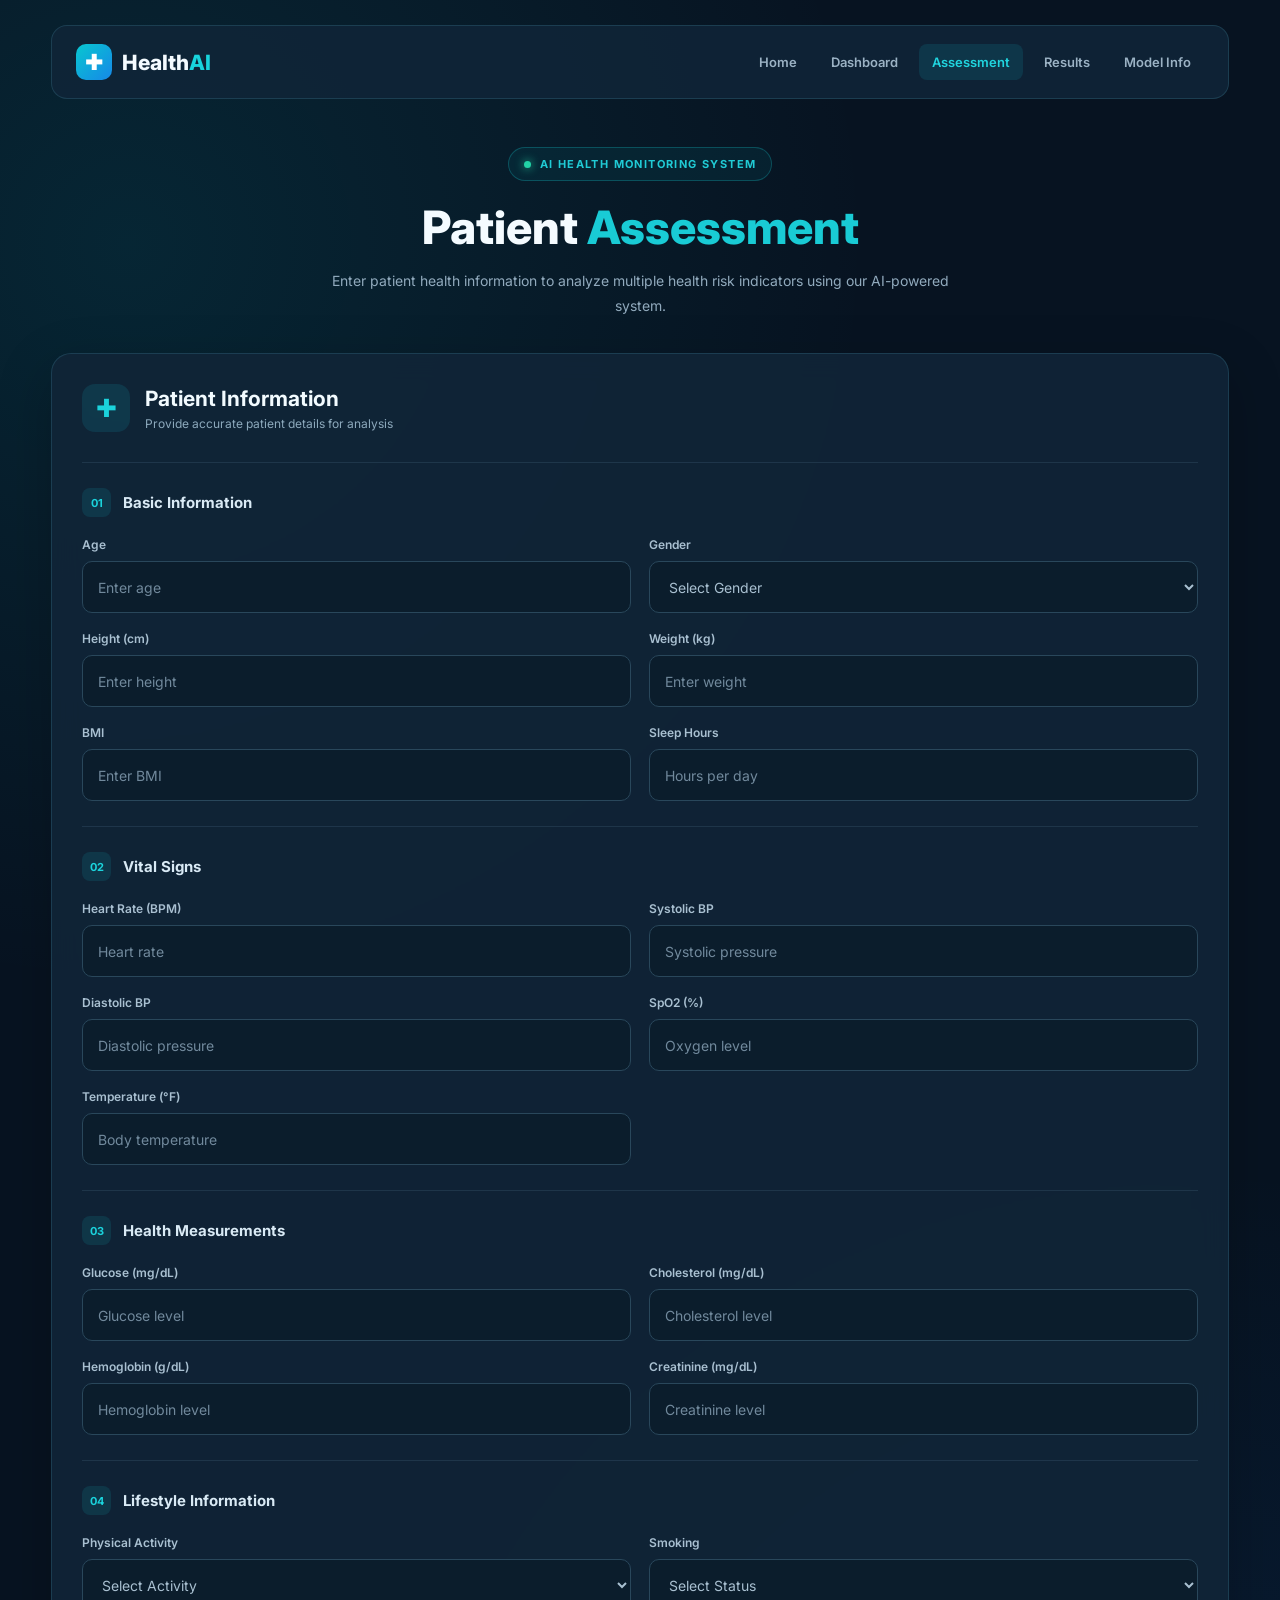
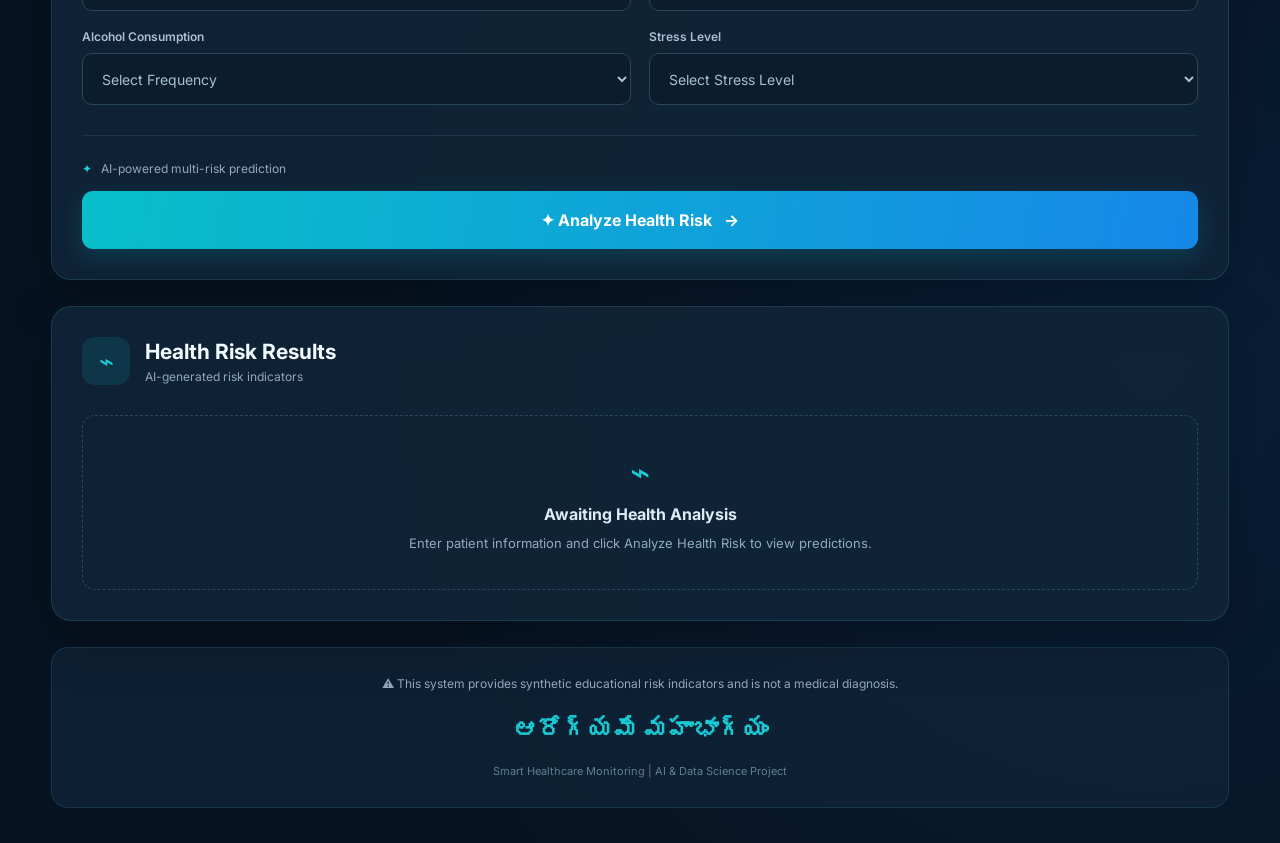
<file: index.html>
<!DOCTYPE html>
<html lang="en">

<head>
    <meta charset="UTF-8">
    <meta name="viewport" content="width=device-width, initial-scale=1.0">

    <title>Patient Assessment | Smart Healthcare AI</title>

    <link rel="stylesheet" href="style.css">
</head>

<body>

<div class="container">

    <!-- Navigation -->
    <nav class="navbar">
        <div class="brand">
            <div class="brand-icon">✚</div>
            <span>Health<span class="brand-highlight">AI</span></span>
        </div>

        <div class="nav-links">
            <a href="home.html">Home</a>
            <a href="dashboard.html">Dashboard</a>
            <a href="index.html" class="active">Assessment</a>
            <a href="results.html">Results</a>
            <a href="model.html">Model Info</a>
        </div>
    </nav>

    <!-- Page Header -->
    <header class="page-header">
        <div class="header-tag">
            <span class="status-dot"></span>
            AI HEALTH MONITORING SYSTEM
        </div>

        <h1>Patient <span>Assessment</span></h1>

        <p>
            Enter patient health information to analyze multiple
            health risk indicators using our AI-powered system.
        </p>
    </header>

    <!-- Assessment Form -->
    <section class="form-card">

        <div class="section-heading">
            <div class="section-icon">✚</div>
            <div>
                <h2>Patient Information</h2>
                <p>Provide accurate patient details for analysis</p>
            </div>
        </div>

        <!-- Basic Details -->
        <div class="form-section">
            <h3><span>01</span> Basic Information</h3>

            <div class="form-grid">

                <div class="input-group">
                    <label for="age">Age</label>
                    <input id="age" type="number" placeholder="Enter age">
                </div>

                <div class="input-group">
                    <label for="gender">Gender</label>
                    <select id="gender">
                        <option value="">Select Gender</option>
                        <option value="Male">Male</option>
                        <option value="Female">Female</option>
                    </select>
                </div>

                <div class="input-group">
                    <label for="height_cm">Height (cm)</label>
                    <input id="height_cm" type="number" placeholder="Enter height">
                </div>

                <div class="input-group">
                    <label for="weight_kg">Weight (kg)</label>
                    <input id="weight_kg" type="number" placeholder="Enter weight">
                </div>

                <div class="input-group">
                    <label for="bmi">BMI</label>
                    <input id="bmi" type="number" step="0.1" placeholder="Enter BMI">
                </div>

                <div class="input-group">
                    <label for="sleep_hours">Sleep Hours</label>
                    <input id="sleep_hours" type="number" step="0.1" placeholder="Hours per day">
                </div>

            </div>
        </div>

        <!-- Vital Signs -->
        <div class="form-section">
            <h3><span>02</span> Vital Signs</h3>

            <div class="form-grid">

                <div class="input-group">
                    <label for="heart_rate_bpm">Heart Rate (BPM)</label>
                    <input id="heart_rate_bpm" type="number" placeholder="Heart rate">
                </div>

                <div class="input-group">
                    <label for="systolic_bp">Systolic BP</label>
                    <input id="systolic_bp" type="number" placeholder="Systolic pressure">
                </div>

                <div class="input-group">
                    <label for="diastolic_bp">Diastolic BP</label>
                    <input id="diastolic_bp" type="number" placeholder="Diastolic pressure">
                </div>

                <div class="input-group">
                    <label for="spo2_percent">SpO2 (%)</label>
                    <input id="spo2_percent" type="number" placeholder="Oxygen level">
                </div>

                <div class="input-group">
                    <label for="temperature_f">Temperature (°F)</label>
                    <input id="temperature_f" type="number" step="0.1" placeholder="Body temperature">
                </div>

            </div>
        </div>

        <!-- Laboratory Values -->
        <div class="form-section">
            <h3><span>03</span> Health Measurements</h3>

            <div class="form-grid">

                <div class="input-group">
                    <label for="glucose_mg_dl">Glucose (mg/dL)</label>
                    <input id="glucose_mg_dl" type="number" placeholder="Glucose level">
                </div>

                <div class="input-group">
                    <label for="cholesterol_mg_dl">Cholesterol (mg/dL)</label>
                    <input id="cholesterol_mg_dl" type="number" placeholder="Cholesterol level">
                </div>

                <div class="input-group">
                    <label for="hemoglobin_g_dl">Hemoglobin (g/dL)</label>
                    <input id="hemoglobin_g_dl" type="number" step="0.1" placeholder="Hemoglobin level">
                </div>

                <div class="input-group">
                    <label for="creatinine_mg_dl">Creatinine (mg/dL)</label>
                    <input id="creatinine_mg_dl" type="number" step="0.1" placeholder="Creatinine level">
                </div>

            </div>
        </div>

        <!-- Lifestyle -->
        <div class="form-section">
            <h3><span>04</span> Lifestyle Information</h3>

            <div class="form-grid">

                <div class="input-group">
                    <label for="physical_activity">Physical Activity</label>
                    <select id="physical_activity">
                        <option value="">Select Activity</option>
                        <option value="Low">Low</option>
                        <option value="Moderate">Moderate</option>
                        <option value="High">High</option>
                    </select>
                </div>

                <div class="input-group">
                    <label for="smoking">Smoking</label>
                    <select id="smoking">
                        <option value="">Select Status</option>
                        <option value="Never">Never</option>
                        <option value="Former">Former</option>
                        <option value="Current">Current</option>
                    </select>
                </div>

                <div class="input-group">
                    <label for="alcohol">Alcohol Consumption</label>
                    <select id="alcohol">
                        <option value="">Select Frequency</option>
                        <option value="None">None</option>
                        <option value="Occasional">Occasional</option>
                        <option value="Regular">Regular</option>
                    </select>
                </div>

                <div class="input-group">
                    <label for="stress_level">Stress Level</label>
                    <select id="stress_level">
                        <option value="">Select Stress Level</option>
                        <option value="Low">Low</option>
                        <option value="Moderate">Moderate</option>
                        <option value="High">High</option>
                    </select>
                </div>

            </div>
        </div>

        <!-- Analyze Button -->
        <div class="analyze-area">
            <div class="analyze-note">
                <span>✦</span>
                AI-powered multi-risk prediction
            </div>

            <button type="button" onclick="predictRisk()">
                <span>✦</span>
                Analyze Health Risk
                <span class="button-arrow">→</span>
            </button>
        </div>

    </section>

    <!-- Results -->
    <section id="results" class="results">

        <div class="section-heading">
            <div class="section-icon">⌁</div>
            <div>
                <h2>Health Risk Results</h2>
                <p>AI-generated risk indicators</p>
            </div>
        </div>

        <div id="risk-container" class="risk-grid">

            <div class="placeholder">
                <div class="placeholder-icon">⌁</div>
                <h3>Awaiting Health Analysis</h3>
                <p>
                    Enter patient information and click
                    Analyze Health Risk to view predictions.
                </p>
            </div>

        </div>

    </section>

    <!-- Disclaimer -->
    <footer>
        <p>
            ⚠ This system provides synthetic educational risk indicators
            and is not a medical diagnosis.
        </p>

        <h2>ఆరోగ్యమే మహాభాగ్యం</h2>

        <span>Smart Healthcare Monitoring | AI & Data Science Project</span>
    </footer>

</div>

<script src="script.js"></script>

</body>
</html>
</file>
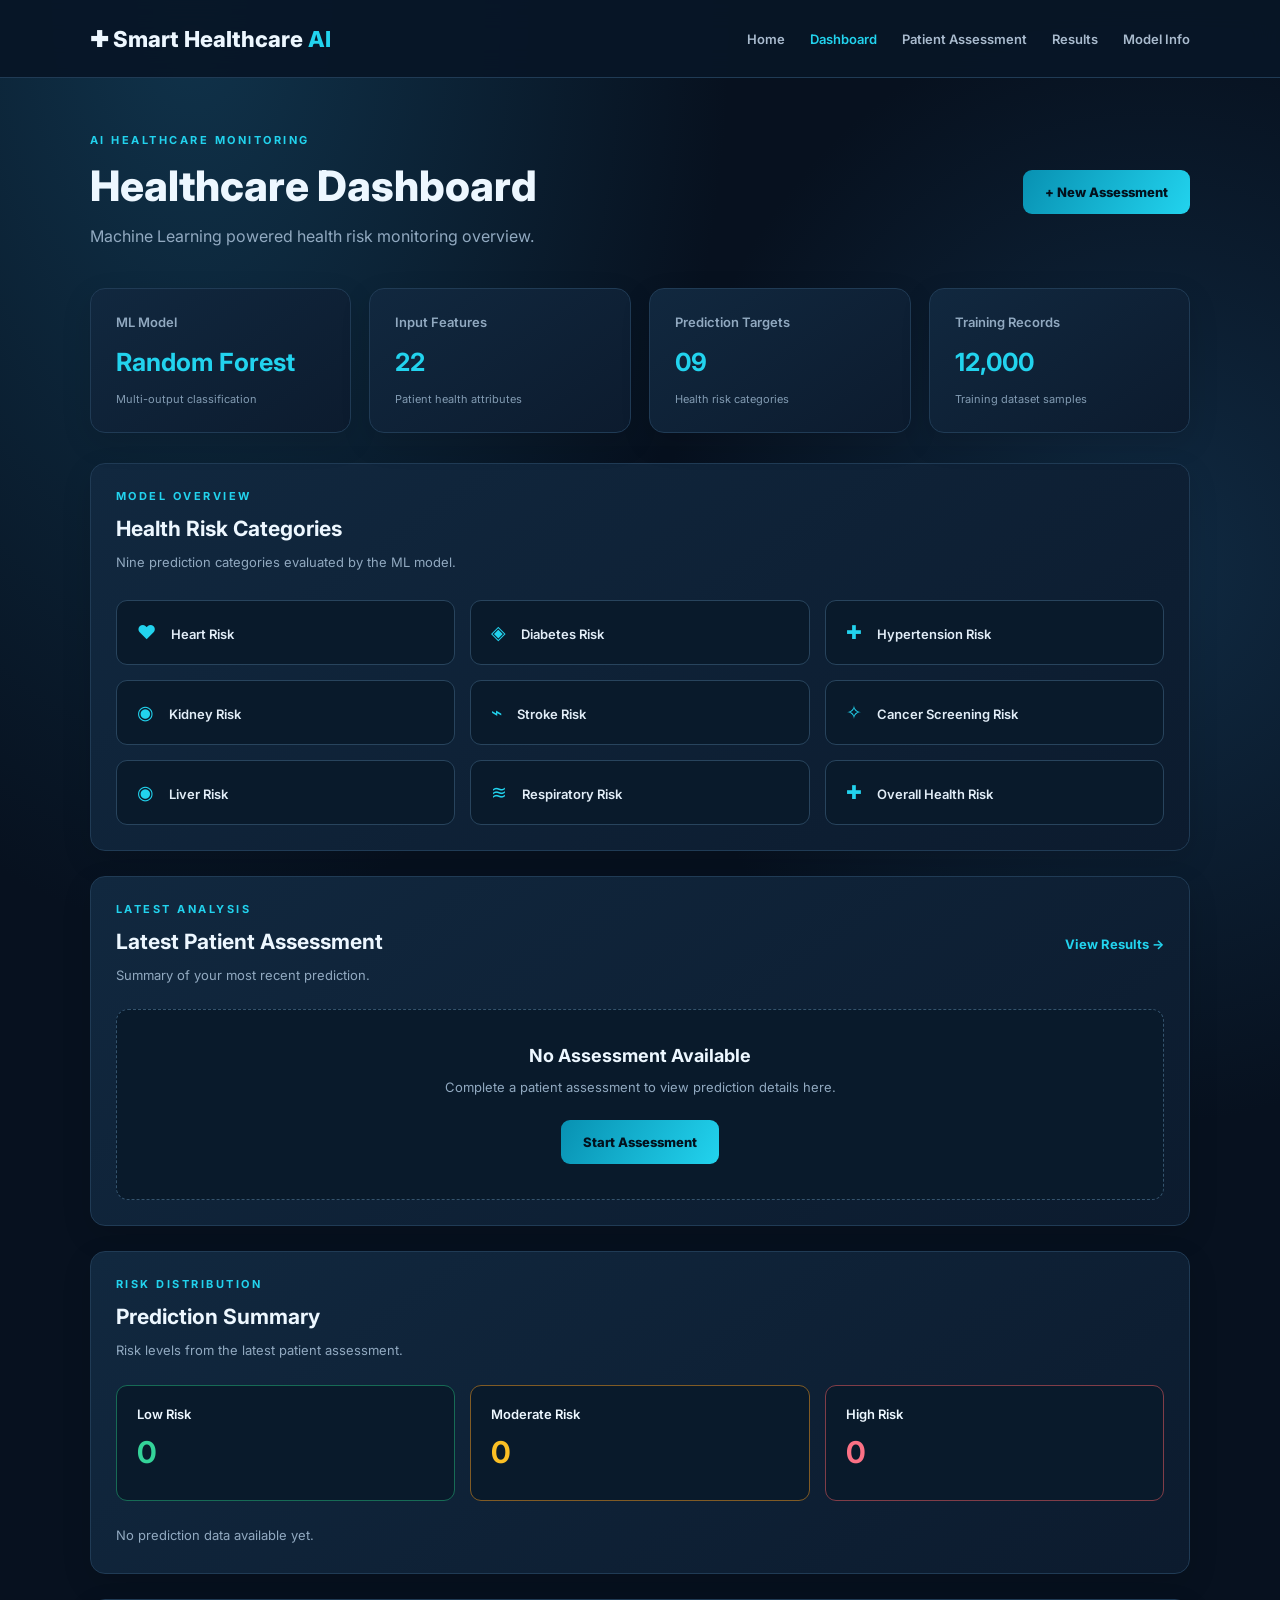
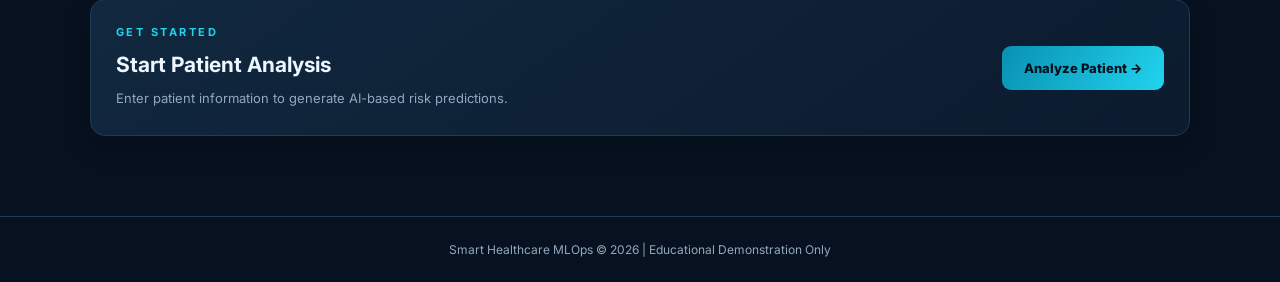
<file: dashboard.html>
<!DOCTYPE html>
<html lang="en">
<head>
    <meta charset="UTF-8">
    <meta name="viewport" content="width=device-width, initial-scale=1.0">
    <title>AI Healthcare Dashboard</title>
    <link rel="stylesheet" href="dashboard.css">
</head>
<body>

<header class="topbar">
    <h2>✚ Smart Healthcare <span>AI</span></h2>
    <nav>
        <a href="home.html">Home</a>
        <a href="dashboard.html" class="active">Dashboard</a>
        <a href="index.html">Patient Assessment</a>
        <a href="results.html">Results</a>
        <a href="model.html">Model Info</a>
    </nav>
</header>

<main class="container">

    <section class="welcome">
        <div>
            <p class="tag">AI HEALTHCARE MONITORING</p>
            <h1>Healthcare Dashboard</h1>
            <p>Machine Learning powered health risk monitoring overview.</p>
        </div>
        <a href="index.html" class="btn">+ New Assessment</a>
    </section>

    <section class="stats">
        <div class="card">
            <p>ML Model</p>
            <h2>Random Forest</h2>
            <small>Multi-output classification</small>
        </div>

        <div class="card">
            <p>Input Features</p>
            <h2>22</h2>
            <small>Patient health attributes</small>
        </div>

        <div class="card">
            <p>Prediction Targets</p>
            <h2>09</h2>
            <small>Health risk categories</small>
        </div>

        <div class="card">
            <p>Training Records</p>
            <h2>12,000</h2>
            <small>Training dataset samples</small>
        </div>
    </section>

    <section class="panel">
        <div class="section-heading">
            <div>
                <p class="tag">MODEL OVERVIEW</p>
                <h2>Health Risk Categories</h2>
                <p class="muted">Nine prediction categories evaluated by the ML model.</p>
            </div>
        </div>

        <div class="risk-grid">
            <div>♥ <span>Heart Risk</span></div>
            <div>◈ <span>Diabetes Risk</span></div>
            <div>✚ <span>Hypertension Risk</span></div>
            <div>◉ <span>Kidney Risk</span></div>
            <div>⌁ <span>Stroke Risk</span></div>
            <div>✧ <span>Cancer Screening Risk</span></div>
            <div>◉ <span>Liver Risk</span></div>
            <div>≋ <span>Respiratory Risk</span></div>
            <div>✚ <span>Overall Health Risk</span></div>
        </div>
    </section>

    <section class="panel">
        <div class="section-heading">
            <div>
                <p class="tag">LATEST ANALYSIS</p>
                <h2>Latest Patient Assessment</h2>
                <p class="muted">Summary of your most recent prediction.</p>
            </div>
            <a href="results.html" class="text-link">View Results →</a>
        </div>

        <div id="latest-assessment" class="latest-assessment">
            <div class="empty-state">
                <h3>No Assessment Available</h3>
                <p>Complete a patient assessment to view prediction details here.</p>
                <a href="index.html" class="btn">Start Assessment</a>
            </div>
        </div>
    </section>

    <section class="panel">
        <p class="tag">RISK DISTRIBUTION</p>
        <h2>Prediction Summary</h2>
        <p class="muted">Risk levels from the latest patient assessment.</p>

        <div class="risk-summary">
            <div class="summary-item low">
                <p>Low Risk</p>
                <h2 id="low-count">0</h2>
            </div>
            <div class="summary-item moderate">
                <p>Moderate Risk</p>
                <h2 id="moderate-count">0</h2>
            </div>
            <div class="summary-item high">
                <p>High Risk</p>
                <h2 id="high-count">0</h2>
            </div>
        </div>
        <p id="summary-note" class="muted">No prediction data available yet.</p>
    </section>

    <section class="panel bottom">
        <div>
            <p class="tag">GET STARTED</p>
            <h2>Start Patient Analysis</h2>
            <p class="muted">Enter patient information to generate AI-based risk predictions.</p>
        </div>
        <a href="index.html" class="btn">Analyze Patient →</a>
    </section>

</main>

<footer>
    Smart Healthcare MLOps © 2026 | Educational Demonstration Only
</footer>

<script>
    const predictions = JSON.parse(
        localStorage.getItem("healthPredictions") || "null"
    );

    const patientData = JSON.parse(
        localStorage.getItem("healthPatientData") || "null"
    );

    const latest = document.getElementById("latest-assessment");

    if (predictions && Object.keys(predictions).length > 0) {

        const counts = {
            low: 0,
            moderate: 0,
            high: 0
        };

        Object.values(predictions).forEach(value => {
            const level = String(value).toLowerCase();

            if (level === "low") counts.low++;
            else if (level === "moderate") counts.moderate++;
            else if (level === "high") counts.high++;
        });

        document.getElementById("low-count").textContent = counts.low;
        document.getElementById("moderate-count").textContent = counts.moderate;
        document.getElementById("high-count").textContent = counts.high;

        document.getElementById("summary-note").textContent =
            "Showing " + Object.keys(predictions).length +
            " prediction categories from the latest assessment.";

        latest.innerHTML = `
            <div class="patient-details">
                <div>
                    <small>AGE</small>
                    <h3>${patientData?.age ?? "N/A"}</h3>
                </div>
                <div>
                    <small>GENDER</small>
                    <h3>${patientData?.gender ?? "N/A"}</h3>
                </div>
                <div>
                    <small>HEIGHT</small>
                    <h3>${patientData?.height_cm ?? "N/A"} cm</h3>
                </div>
                <div>
                    <small>WEIGHT</small>
                    <h3>${patientData?.weight_kg ?? "N/A"} kg</h3>
                </div>
            </div>

            <div class="latest-footer">
                <p>Latest prediction successfully generated.</p>
                <a href="results.html" class="btn">View Full Results →</a>
            </div>
        `;

    } else {
        document.getElementById("low-count").textContent = "0";
        document.getElementById("moderate-count").textContent = "0";
        document.getElementById("high-count").textContent = "0";
    }
</script>

</body>
</html>
</file>
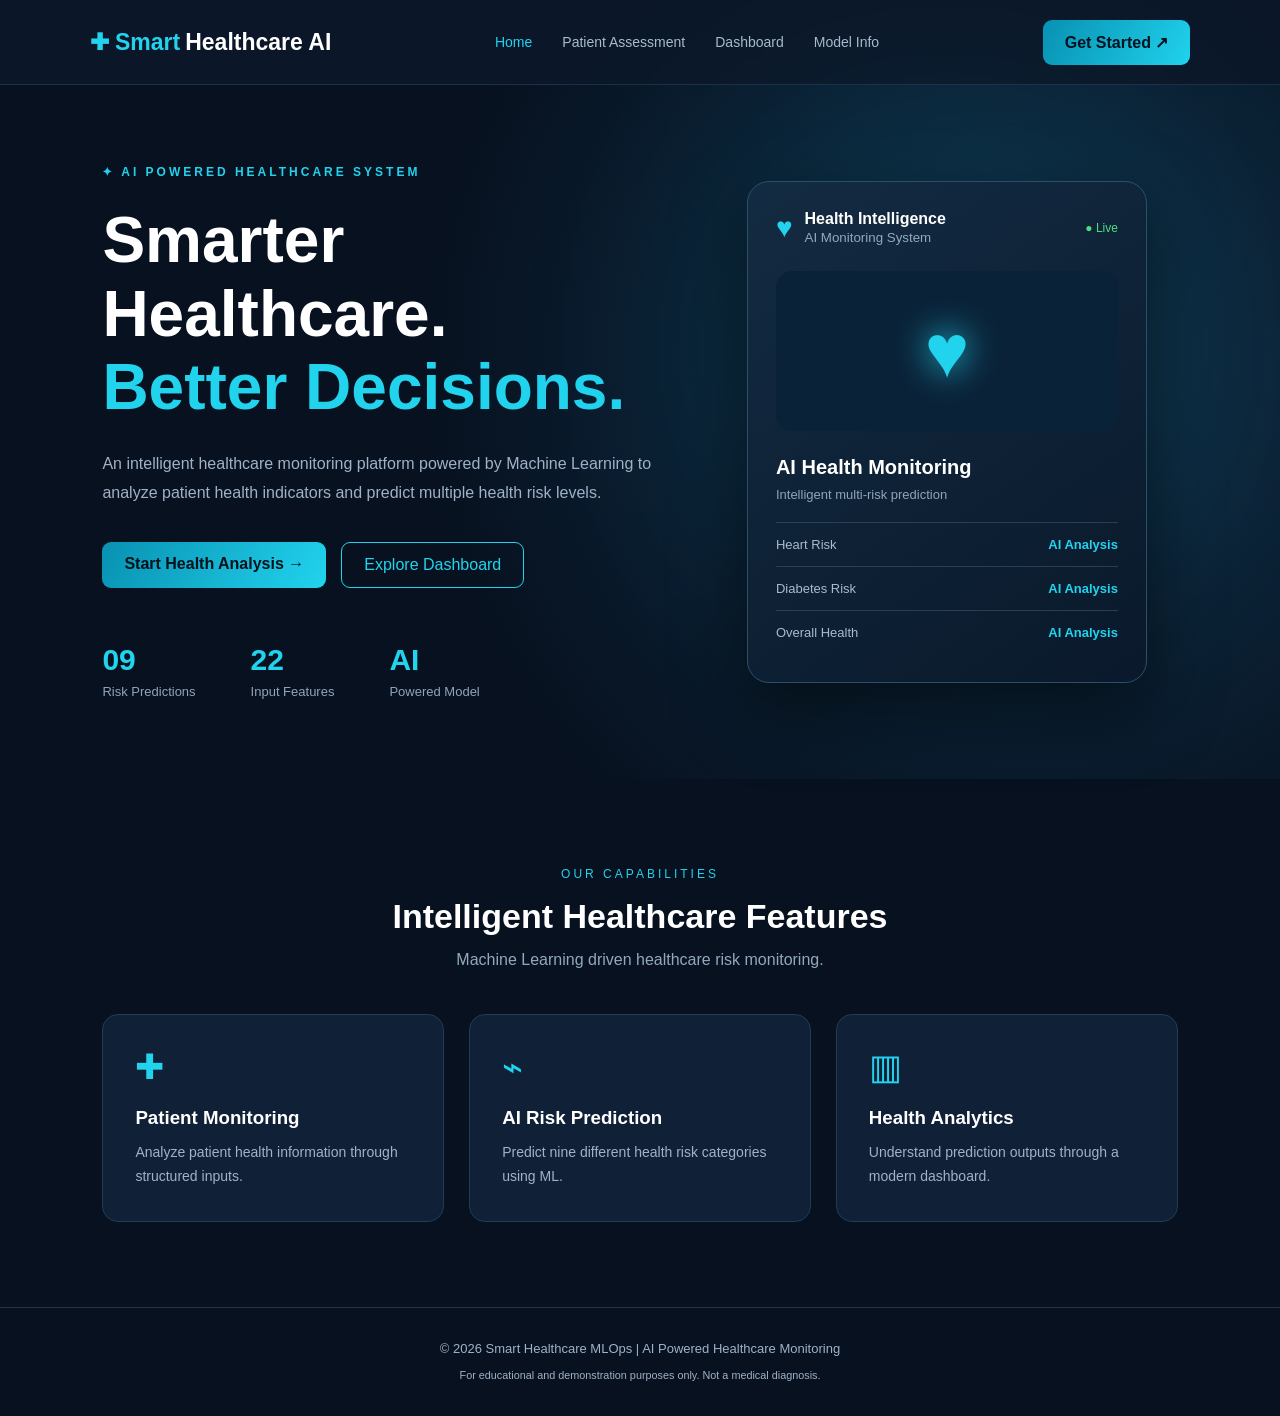
<file: home.html>
<!DOCTYPE html>
<html lang="en">
<head>
    <meta charset="UTF-8">
    <meta name="viewport" content="width=device-width, initial-scale=1.0">
    <title>Smart Healthcare AI | Home</title>
    <link rel="stylesheet" href="home.css">
</head>
<body>

<header class="navbar">
    <div class="logo">✚ Smart<span>Healthcare AI</span></div>

    <nav>
        <a href="home.html" class="active">Home</a>
        <a href="index.html">Patient Assessment</a>
        <a href="dashboard.html">Dashboard</a>
        <a href="model.html">Model Info</a>
    </nav>

    <a href="index.html" class="nav-btn">Get Started ↗</a>
</header>

<main>
    <section class="hero">
        <div class="hero-content">
            <div class="tag">✦ AI POWERED HEALTHCARE SYSTEM</div>

            <h1>
                Smarter Healthcare.<br>
                <span>Better Decisions.</span>
            </h1>

            <p>
                An intelligent healthcare monitoring platform powered
                by Machine Learning to analyze patient health indicators
                and predict multiple health risk levels.
            </p>

            <div class="hero-buttons">
                <a href="index.html" class="primary-btn">
                    Start Health Analysis →
                </a>
                <a href="dashboard.html" class="secondary-btn">
                    Explore Dashboard
                </a>
            </div>

            <div class="stats">
                <div>
                    <h2>09</h2>
                    <p>Risk Predictions</p>
                </div>
                <div>
                    <h2>22</h2>
                    <p>Input Features</p>
                </div>
                <div>
                    <h2>AI</h2>
                    <p>Powered Model</p>
                </div>
            </div>
        </div>

        <div class="hero-visual">
            <div class="glow"></div>
            <div class="medical-card">
                <div class="card-heading">
                    <span>♥</span>
                    <div>
                        <h3>Health Intelligence</h3>
                        <small>AI Monitoring System</small>
                    </div>
                    <span class="online">● Live</span>
                </div>

                <div class="heart">
                    <div class="pulse">♥</div>
                </div>

                <h2>AI Health Monitoring</h2>
                <p>Intelligent multi-risk prediction</p>

                <div class="monitor-row">
                    <span>Heart Risk</span>
                    <strong>AI Analysis</strong>
                </div>
                <div class="monitor-row">
                    <span>Diabetes Risk</span>
                    <strong>AI Analysis</strong>
                </div>
                <div class="monitor-row">
                    <span>Overall Health</span>
                    <strong>AI Analysis</strong>
                </div>
            </div>
        </div>
    </section>

    <section class="features">
        <div class="section-title">
            <span>OUR CAPABILITIES</span>
            <h2>Intelligent Healthcare Features</h2>
            <p>Machine Learning driven healthcare risk monitoring.</p>
        </div>

        <div class="feature-grid">
            <div class="feature-card">
                <div class="feature-icon">✚</div>
                <h3>Patient Monitoring</h3>
                <p>Analyze patient health information through structured inputs.</p>
            </div>

            <div class="feature-card">
                <div class="feature-icon">⌁</div>
                <h3>AI Risk Prediction</h3>
                <p>Predict nine different health risk categories using ML.</p>
            </div>

            <div class="feature-card">
                <div class="feature-icon">▥</div>
                <h3>Health Analytics</h3>
                <p>Understand prediction outputs through a modern dashboard.</p>
            </div>
        </div>
    </section>
</main>

<footer>
    <p>© 2026 Smart Healthcare MLOps | AI Powered Healthcare Monitoring</p>
    <small>For educational and demonstration purposes only. Not a medical diagnosis.</small>
</footer>

</body>
</html>
</file>
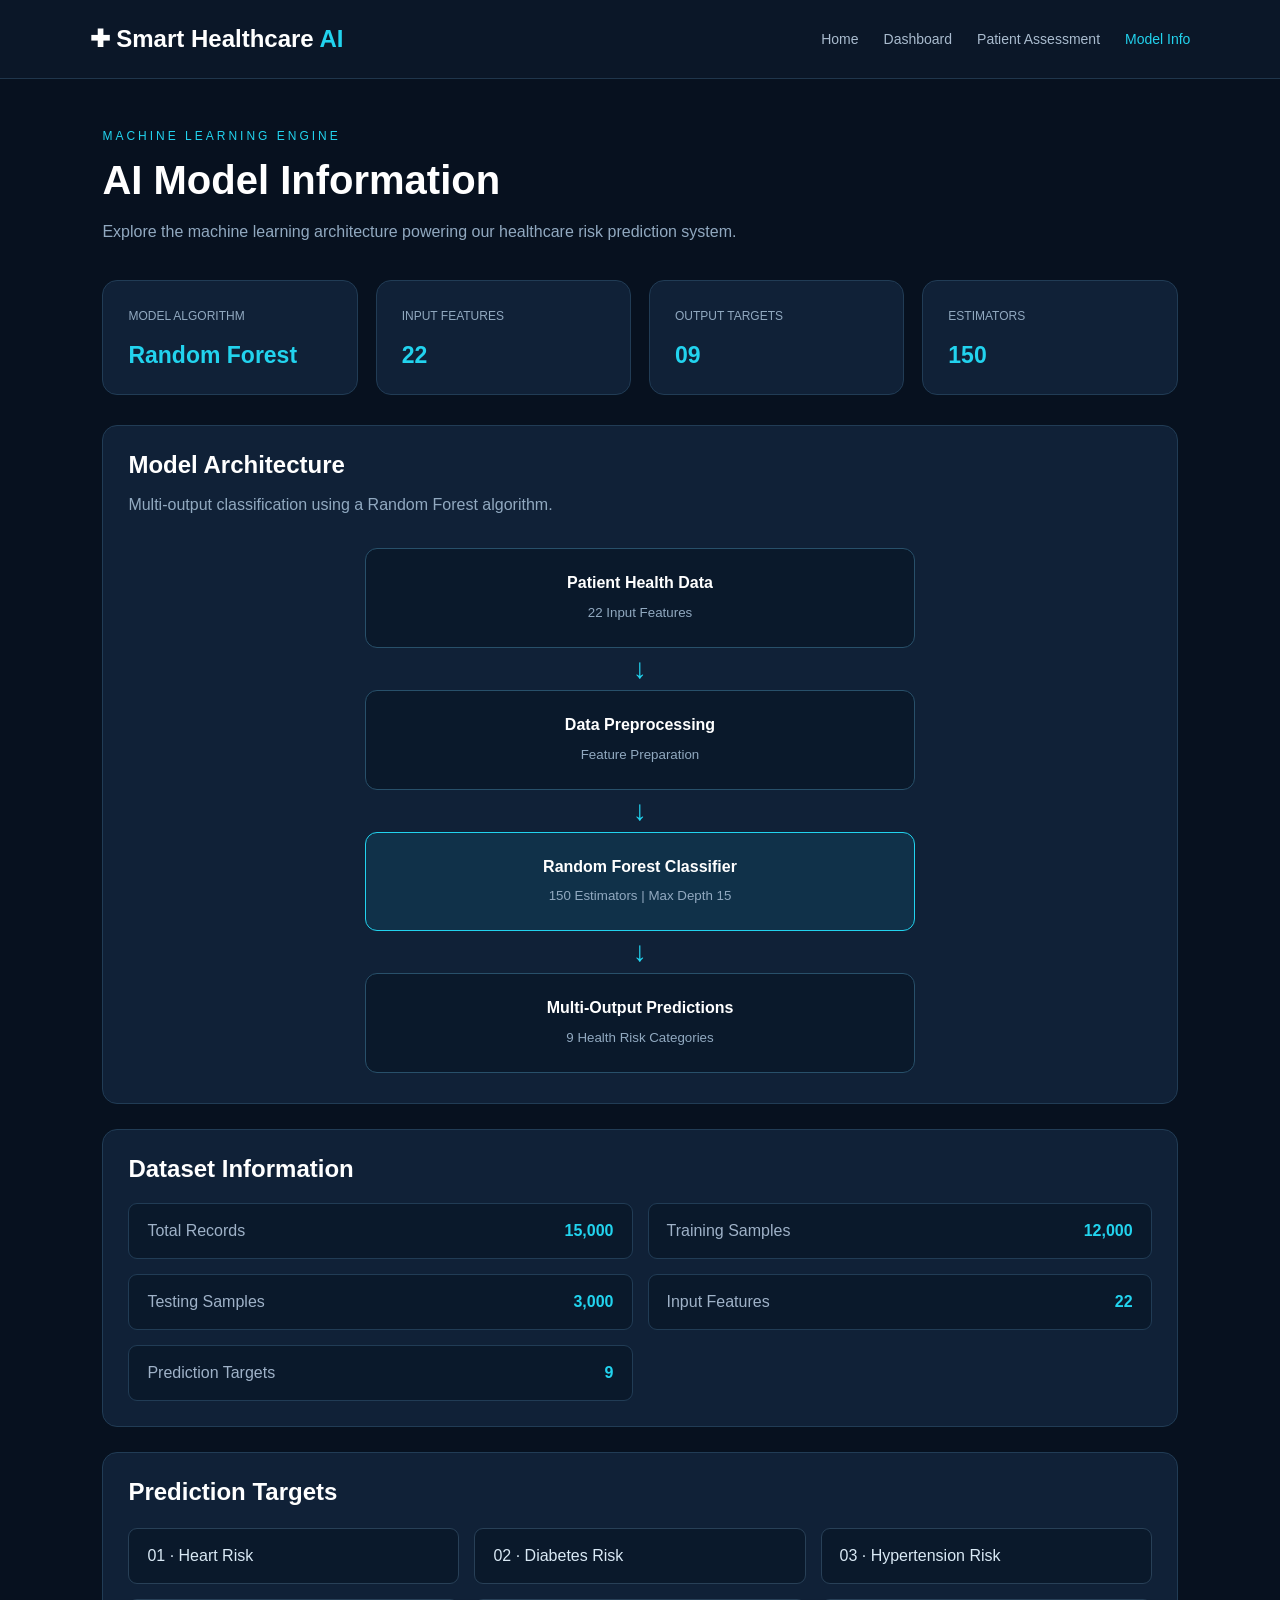
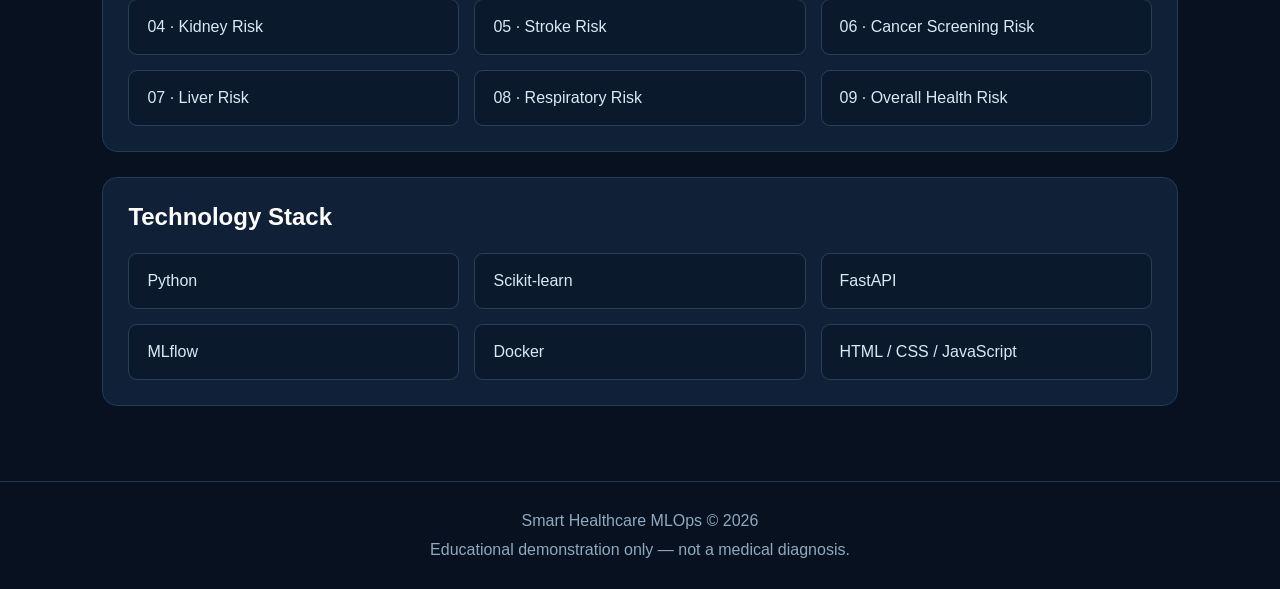
<file: model.html>
<!DOCTYPE html>
<html lang="en">
<head>
    <meta charset="UTF-8">
    <meta name="viewport" content="width=device-width, initial-scale=1.0">
    <title>AI Model Information</title>
    <link rel="stylesheet" href="model.css">
</head>
<body>

<header class="navbar">
    <h2>✚ Smart Healthcare <span>AI</span></h2>
    <nav>
        <a href="home.html">Home</a>
        <a href="dashboard.html">Dashboard</a>
        <a href="index.html">Patient Assessment</a>
        <a href="model.html" class="active">Model Info</a>
    </nav>
</header>

<main class="container">

    <section class="hero">
        <p class="tag">MACHINE LEARNING ENGINE</p>
        <h1>AI Model Information</h1>
        <p>Explore the machine learning architecture powering our healthcare risk prediction system.</p>
    </section>

    <section class="stats">
        <div class="card">
            <span>MODEL ALGORITHM</span>
            <h2>Random Forest</h2>
        </div>
        <div class="card">
            <span>INPUT FEATURES</span>
            <h2>22</h2>
        </div>
        <div class="card">
            <span>OUTPUT TARGETS</span>
            <h2>09</h2>
        </div>
        <div class="card">
            <span>ESTIMATORS</span>
            <h2>150</h2>
        </div>
    </section>

    <section class="panel">
        <h2>Model Architecture</h2>
        <p class="muted">Multi-output classification using a Random Forest algorithm.</p>

        <div class="architecture">
            <div class="node">Patient Health Data<br><small>22 Input Features</small></div>
            <div class="arrow">↓</div>
            <div class="node">Data Preprocessing<br><small>Feature Preparation</small></div>
            <div class="arrow">↓</div>
            <div class="node highlight">Random Forest Classifier<br><small>150 Estimators | Max Depth 15</small></div>
            <div class="arrow">↓</div>
            <div class="node">Multi-Output Predictions<br><small>9 Health Risk Categories</small></div>
        </div>
    </section>

    <section class="panel">
        <h2>Dataset Information</h2>
        <div class="details">
            <div><span>Total Records</span><strong>15,000</strong></div>
            <div><span>Training Samples</span><strong>12,000</strong></div>
            <div><span>Testing Samples</span><strong>3,000</strong></div>
            <div><span>Input Features</span><strong>22</strong></div>
            <div><span>Prediction Targets</span><strong>9</strong></div>
        </div>
    </section>

    <section class="panel">
        <h2>Prediction Targets</h2>
        <div class="target-grid">
            <div>01 · Heart Risk</div>
            <div>02 · Diabetes Risk</div>
            <div>03 · Hypertension Risk</div>
            <div>04 · Kidney Risk</div>
            <div>05 · Stroke Risk</div>
            <div>06 · Cancer Screening Risk</div>
            <div>07 · Liver Risk</div>
            <div>08 · Respiratory Risk</div>
            <div>09 · Overall Health Risk</div>
        </div>
    </section>

    <section class="panel">
        <h2>Technology Stack</h2>
        <div class="target-grid">
            <div>Python</div>
            <div>Scikit-learn</div>
            <div>FastAPI</div>
            <div>MLflow</div>
            <div>Docker</div>
            <div>HTML / CSS / JavaScript</div>
        </div>
    </section>

</main>

<footer>
    Smart Healthcare MLOps © 2026
    <p>Educational demonstration only — not a medical diagnosis.</p>
</footer>

</body>
</html>
</file>
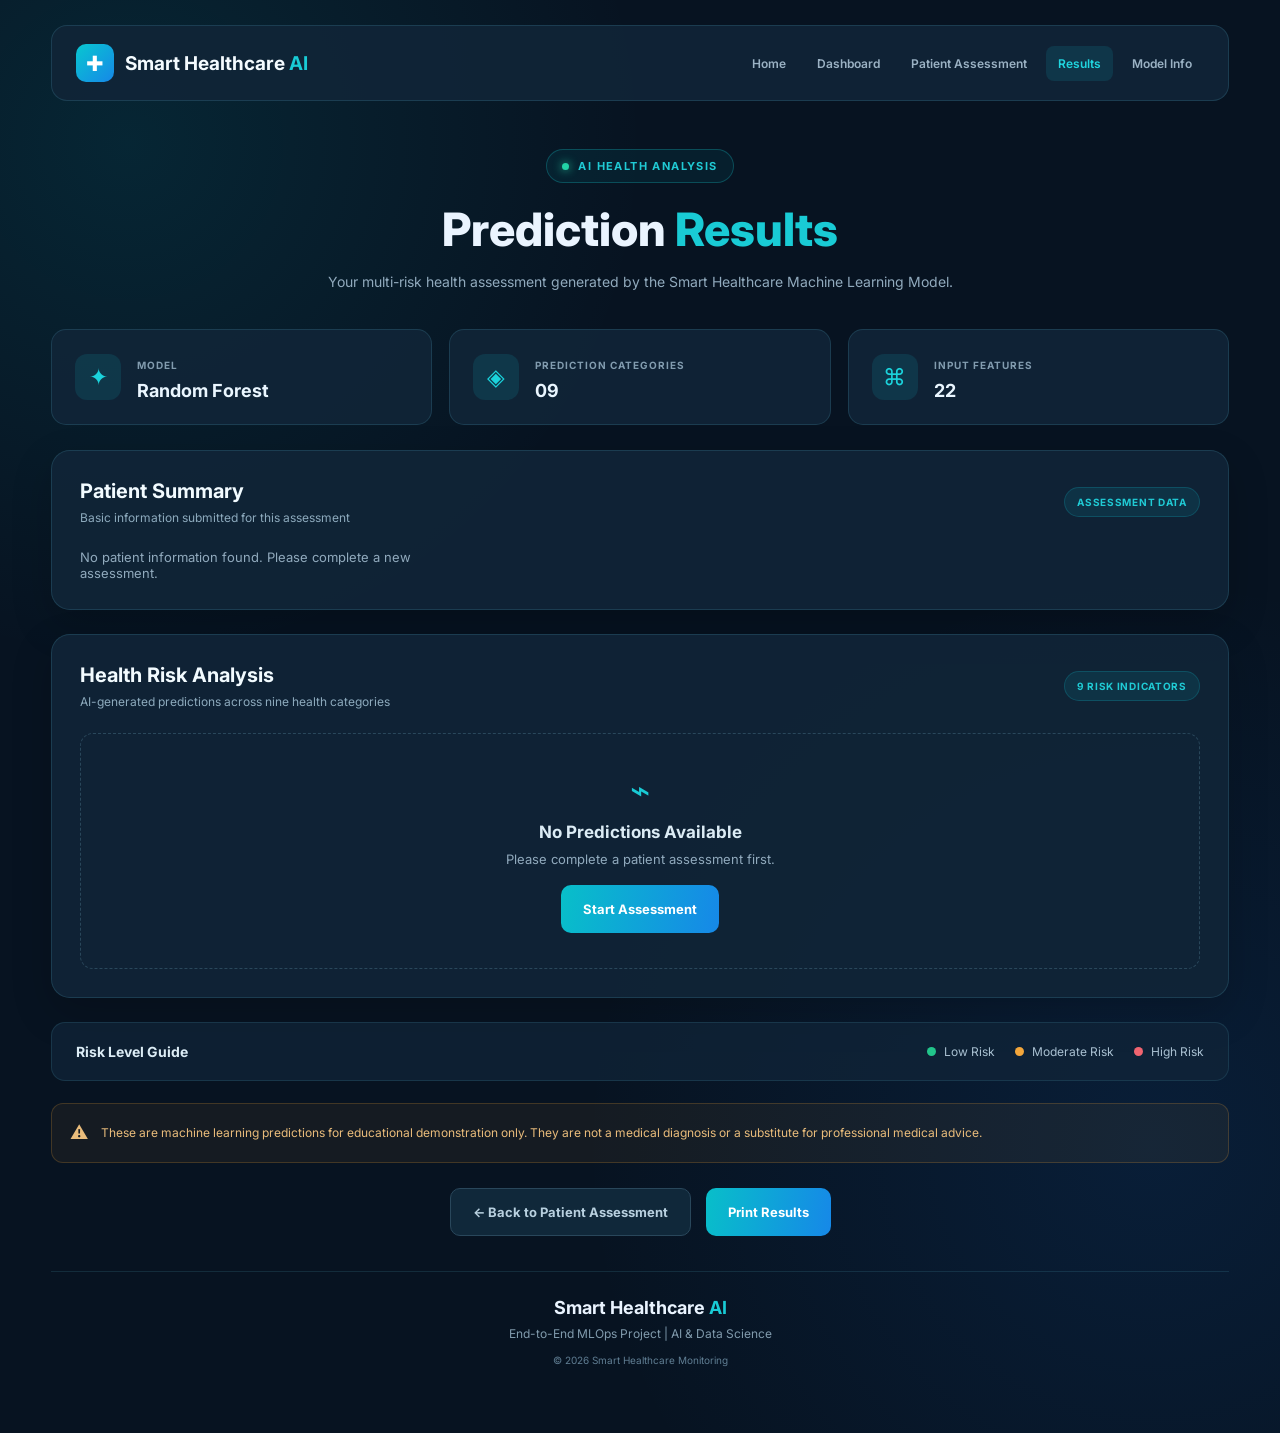
<file: results.html>
<!DOCTYPE html>
<html lang="en">

<head>
    <meta charset="UTF-8">
    <meta name="viewport" content="width=device-width, initial-scale=1.0">

    <title>Prediction Results | Smart Healthcare AI</title>

    <link rel="stylesheet" href="results.css">
</head>

<body>

<div class="container">

    <!-- Navigation -->
    <header class="navbar">

        <div class="brand">
            <div class="brand-icon">✚</div>
            <h2>Smart Healthcare <span>AI</span></h2>
        </div>

        <nav>
            <a href="home.html">Home</a>
            <a href="dashboard.html">Dashboard</a>
            <a href="index.html">Patient Assessment</a>
            <a href="results.html" class="active">Results</a>
            <a href="model.html">Model Info</a>
        </nav>

    </header>

    <!-- Page Heading -->
    <section class="page-heading">

        <div class="heading-tag">
            <span class="live-dot"></span>
            AI HEALTH ANALYSIS
        </div>

        <h1>Prediction <span>Results</span></h1>

        <p>
            Your multi-risk health assessment generated by
            the Smart Healthcare Machine Learning Model.
        </p>

    </section>

    <!-- Model Summary -->
    <section class="summary-grid">

        <div class="summary-card">
            <span class="summary-icon">✦</span>
            <div>
                <small>MODEL</small>
                <h2>Random Forest</h2>
            </div>
        </div>

        <div class="summary-card">
            <span class="summary-icon">◈</span>
            <div>
                <small>PREDICTION CATEGORIES</small>
                <h2>09</h2>
            </div>
        </div>

        <div class="summary-card">
            <span class="summary-icon">⌘</span>
            <div>
                <small>INPUT FEATURES</small>
                <h2>22</h2>
            </div>
        </div>

    </section>

    <!-- Patient Summary -->
    <section class="panel">

        <div class="panel-heading">
            <div>
                <h2>Patient Summary</h2>
                <p>Basic information submitted for this assessment</p>
            </div>
            <span class="panel-label">ASSESSMENT DATA</span>
        </div>

        <div id="patient-summary" class="patient-grid">
            <p class="empty-message">Loading patient information...</p>
        </div>

    </section>

    <!-- Risk Results -->
    <section class="panel">

        <div class="panel-heading">
            <div>
                <h2>Health Risk Analysis</h2>
                <p>AI-generated predictions across nine health categories</p>
            </div>
            <span class="panel-label">9 RISK INDICATORS</span>
        </div>

        <div id="results-grid" class="results-grid">

            <div class="empty-state">
                <div class="empty-icon">⌁</div>
                <h3>Loading Predictions</h3>
                <p>Please wait while results are loaded.</p>
            </div>

        </div>

    </section>

    <!-- Risk Legend -->
    <section class="legend-panel">

        <h3>Risk Level Guide</h3>

        <div class="legend-items">
            <div class="legend-item">
                <span class="legend-dot low"></span>
                Low Risk
            </div>

            <div class="legend-item">
                <span class="legend-dot moderate"></span>
                Moderate Risk
            </div>

            <div class="legend-item">
                <span class="legend-dot high"></span>
                High Risk
            </div>
        </div>

    </section>

    <!-- Disclaimer -->
    <section class="disclaimer">
        <span>⚠</span>
        <p>
            These are machine learning predictions for educational
            demonstration only. They are not a medical diagnosis
            or a substitute for professional medical advice.
        </p>
    </section>

    <!-- Actions -->
    <div class="action-buttons">

        <a href="index.html" class="btn secondary">
            ← Back to Patient Assessment
        </a>

        <button type="button" class="btn primary" onclick="window.print()">
            Print Results
        </button>

    </div>

    <footer>
        <h3>Smart Healthcare <span>AI</span></h3>
        <p>End-to-End MLOps Project | AI & Data Science</p>
        <small>© 2026 Smart Healthcare Monitoring</small>
    </footer>

</div>

<script>
    // Load saved predictions
    const predictions = JSON.parse(
        localStorage.getItem("healthPredictions") || "null"
    );

    const patientData = JSON.parse(
        localStorage.getItem("healthPatientData") || "null"
    );

    const resultsGrid = document.getElementById("results-grid");
    const patientSummary = document.getElementById("patient-summary");

    // Format field names
    function formatName(name) {
        return name
            .replaceAll("_", " ")
            .replace(/\b\w/g, char => char.toUpperCase());
    }

    // Display patient information
    function displayPatientSummary(data) {

        patientSummary.innerHTML = "";

        if (!data) {
            patientSummary.innerHTML =
                '<p class="empty-message">No patient information found. Please complete a new assessment.</p>';
            return;
        }

        const fields = [
            ["age", "Age", "years"],
            ["gender", "Gender", ""],
            ["height_cm", "Height", "cm"],
            ["weight_kg", "Weight", "kg"],
            ["bmi", "BMI", ""],
            ["heart_rate_bpm", "Heart Rate", "BPM"]
        ];

        fields.forEach(([key, label, unit]) => {

            if (data[key] === undefined) return;

            const item = document.createElement("div");
            item.className = "patient-item";

            const title = document.createElement("small");
            title.textContent = label;

            const value = document.createElement("strong");
            value.textContent = `${data[key]}${unit ? " " + unit : ""}`;

            item.appendChild(title);
            item.appendChild(value);

            patientSummary.appendChild(item);
        });
    }

    // Display risk predictions
    function displayPredictions(data) {

        resultsGrid.innerHTML = "";

        if (!data || Object.keys(data).length === 0) {

            resultsGrid.innerHTML = `
                <div class="empty-state">
                    <div class="empty-icon">⌁</div>
                    <h3>No Predictions Available</h3>
                    <p>Please complete a patient assessment first.</p>
                    <a href="index.html" class="btn primary">
                        Start Assessment
                    </a>
                </div>
            `;

            return;
        }

        const icons = {
            heart_risk: "♥",
            diabetes_risk: "◈",
            hypertension_risk: "✚",
            kidney_risk: "◉",
            stroke_risk: "⌁",
            cancer_screening_risk: "✧",
            liver_risk: "◉",
            respiratory_risk: "≋",
            overall_health_risk: "✚"
        };

        Object.entries(data).forEach(([risk, value]) => {

            const level = String(value).toLowerCase();

            let riskClass = "moderate";

            if (level === "low") {
                riskClass = "low";
            } else if (level === "high") {
                riskClass = "high";
            } else if (level === "moderate") {
                riskClass = "moderate";
            }

            const card = document.createElement("article");
            card.className = `result-card ${riskClass}`;

            const icon = document.createElement("div");
            icon.className = "result-icon";
            icon.textContent = icons[risk] || "✦";

            const title = document.createElement("h3");
            title.textContent = formatName(risk);

            const badge = document.createElement("span");
            badge.className = `risk-badge ${riskClass}`;
            badge.textContent = String(value);

            const description = document.createElement("p");
            description.className = "result-description";
            description.textContent = "Model prediction";

            card.appendChild(icon);
            card.appendChild(title);
            card.appendChild(badge);
            card.appendChild(description);

            resultsGrid.appendChild(card);
        });
    }

    // Initialize results page
    displayPatientSummary(patientData);
    displayPredictions(predictions);
</script>

</body>
</html>
</file>
<file: style.css>
@import url('https://fonts.googleapis.com/css2?family=Inter:wght@400;500;600;700;800&display=swap');

/* GLOBAL */
* {
    margin: 0;
    padding: 0;
    box-sizing: border-box;
}

body {
    font-family: 'Inter', sans-serif;
    min-height: 100vh;
    background:
        radial-gradient(circle at 10% 10%, rgba(0, 205, 220, 0.10), transparent 30%),
        radial-gradient(circle at 90% 80%, rgba(20, 110, 220, 0.12), transparent 35%),
        #071321;
    color: #eaf4ff;
}

.container {
    width: 92%;
    max-width: 1200px;
    margin: auto;
    padding: 25px 0 35px;
}

/* NAVBAR */
.navbar {
    display: flex;
    justify-content: space-between;
    align-items: center;
    gap: 20px;
    padding: 18px 24px;
    background: rgba(17, 37, 56, 0.88);
    border: 1px solid rgba(90, 190, 210, 0.17);
    border-radius: 16px;
    margin-bottom: 48px;
}

.brand {
    display: flex;
    align-items: center;
    gap: 10px;
    font-size: 21px;
    font-weight: 800;
    color: #f4fbff;
}

.brand-icon {
    display: grid;
    place-items: center;
    width: 36px;
    height: 36px;
    border-radius: 10px;
    background: linear-gradient(135deg, #08c7d0, #1688e8);
    color: white;
}

.brand-highlight {
    color: #18d4dc;
}

.nav-links {
    display: flex;
    align-items: center;
    gap: 8px;
    flex-wrap: wrap;
}

.nav-links a {
    text-decoration: none;
    color: #9bb2c4;
    font-size: 13px;
    font-weight: 600;
    padding: 10px 13px;
    border-radius: 8px;
    transition: 0.2s;
}

.nav-links a:hover,
.nav-links a.active {
    background: rgba(16, 195, 210, 0.12);
    color: #20d5df;
}

/* PAGE HEADER */
.page-header {
    text-align: center;
    margin-bottom: 35px;
}

.header-tag {
    display: inline-flex;
    align-items: center;
    gap: 9px;
    padding: 9px 15px;
    border: 1px solid rgba(25, 210, 220, 0.25);
    border-radius: 30px;
    color: #20cbd5;
    background: rgba(10, 180, 195, 0.08);
    font-size: 11px;
    font-weight: 700;
    letter-spacing: 1.4px;
    margin-bottom: 18px;
}

.status-dot {
    width: 7px;
    height: 7px;
    border-radius: 50%;
    background: #22d3a6;
    box-shadow: 0 0 10px #22d3a6;
}

.page-header h1 {
    font-size: clamp(32px, 5vw, 46px);
    font-weight: 800;
    color: #f4fbff;
    margin-bottom: 13px;
}

.page-header h1 span {
    color: #19cbd5;
}

.page-header p {
    max-width: 650px;
    margin: auto;
    color: #91aabd;
    line-height: 1.8;
    font-size: 14px;
}

/* MAIN CARDS */
.form-card,
.results {
    background: rgba(17, 37, 56, 0.90);
    border: 1px solid rgba(90, 190, 210, 0.17);
    border-radius: 20px;
    padding: 30px;
    margin-bottom: 26px;
    box-shadow: 0 18px 55px rgba(0, 0, 0, 0.22);
    backdrop-filter: blur(14px);
}

.section-heading {
    display: flex;
    align-items: center;
    gap: 15px;
    margin-bottom: 30px;
}

.section-icon {
    display: grid;
    place-items: center;
    flex-shrink: 0;
    width: 48px;
    height: 48px;
    border-radius: 13px;
    color: #1bd3dc;
    background: rgba(17, 198, 210, 0.12);
    font-size: 25px;
}

.section-heading h2 {
    color: #f2fbff;
    font-size: 21px;
    margin-bottom: 5px;
}

.section-heading p {
    color: #8daabd;
    font-size: 12px;
}

/* FORM SECTIONS */
.form-section {
    border-top: 1px solid rgba(120, 170, 195, 0.14);
    padding-top: 25px;
    margin-top: 25px;
}

.form-section h3 {
    color: #d9eaf5;
    font-size: 15px;
    margin-bottom: 20px;
    display: flex;
    align-items: center;
    gap: 12px;
}

.form-section h3 span {
    display: grid;
    place-items: center;
    width: 29px;
    height: 29px;
    border-radius: 8px;
    background: rgba(15, 195, 210, 0.12);
    color: #1bd3dc;
    font-size: 11px;
}

/* INPUT GRID */
.form-grid {
    display: grid;
    grid-template-columns: repeat(2, minmax(0, 1fr));
    gap: 18px;
}

.input-group {
    display: flex;
    flex-direction: column;
    gap: 9px;
}

.input-group label {
    color: #a9c0d1;
    font-size: 12px;
    font-weight: 600;
}

/* INPUTS */
.input-group input,
.input-group select {
    width: 100%;
    min-width: 0;
    height: 52px;
    padding: 0 15px;
    border: 1px solid #29475b;
    border-radius: 10px;
    outline: none;
    background: #0b1d2c;
    color: #eaf6ff;
    font-family: inherit;
    font-size: 14px;
    transition: 0.25s ease;
}

.input-group input::placeholder {
    color: #71899c;
}

.input-group select {
    color: #a9c0d1;
    cursor: pointer;
}

.input-group select option {
    background: #10283a;
    color: white;
}

.input-group input:hover,
.input-group select:hover {
    border-color: #167b9b;
}

.input-group input:focus,
.input-group select:focus {
    border-color: #16d5dc;
    box-shadow: 0 0 0 3px rgba(22, 213, 220, 0.12);
    background: #10283a;
}

/* ANALYZE BUTTON */
.analyze-area {
    border-top: 1px solid rgba(120, 170, 195, 0.14);
    margin-top: 30px;
    padding-top: 25px;
}

.analyze-note {
    color: #91aabd;
    font-size: 12px;
    margin-bottom: 15px;
}

.analyze-note span {
    color: #1bd3dc;
    margin-right: 6px;
}

.analyze-area button {
    width: 100%;
    min-height: 58px;
    border: none;
    border-radius: 11px;
    padding: 15px 22px;
    background: linear-gradient(100deg, #08bfc9, #1688e8);
    color: white;
    font-size: 16px;
    font-weight: 700;
    font-family: inherit;
    cursor: pointer;
    box-shadow: 0 8px 25px rgba(0, 190, 210, 0.18);
    transition: 0.25s ease;
}

.analyze-area button:hover {
    transform: translateY(-2px);
    box-shadow: 0 12px 30px rgba(0, 190, 210, 0.3);
}

.analyze-area button:active {
    transform: scale(0.99);
}

.button-arrow {
    margin-left: 8px;
}

/* RESULTS */
.results {
    min-height: 180px;
}

.risk-grid {
    display: grid;
    grid-template-columns: repeat(3, minmax(0, 1fr));
    gap: 16px;
}

.placeholder {
    grid-column: 1 / -1;
    text-align: center;
    padding: 35px 15px;
    border: 1px dashed #29475b;
    border-radius: 13px;
    color: #91aabd;
}

.placeholder-icon {
    font-size: 34px;
    color: #19cbd5;
    margin-bottom: 12px;
}

.placeholder h3 {
    color: #dcecf5;
    font-size: 16px;
    margin-bottom: 8px;
}

.placeholder p {
    font-size: 13px;
    line-height: 1.7;
}

/* RESULT CARDS */
.risk-card {
    background: #0b1d2c;
    border: 1px solid #29475b;
    border-left: 4px solid #16cbd5;
    border-radius: 13px;
    padding: 20px;
    color: #eaf6ff;
    transition: 0.25s ease;
}

.risk-card:hover {
    transform: translateY(-3px);
    border-color: #16cbd5;
    box-shadow: 0 8px 22px rgba(0, 0, 0, 0.2);
}

.risk-card h3 {
    font-size: 14px;
    color: #9bb2c4;
    margin-bottom: 10px;
}

.risk-value {
    font-size: 22px;
    font-weight: 800;
    color: #20d5df;
}

/* FOOTER */
footer {
    text-align: center;
    padding: 25px 15px;
    border: 1px solid rgba(90, 190, 210, 0.14);
    border-radius: 17px;
    background: rgba(17, 37, 56, 0.75);
    color: #91aabd;
    font-size: 12px;
    line-height: 1.8;
}

footer p {
    margin-bottom: 12px;
}

footer h2 {
    color: #19cbd5;
    font-size: 25px;
    font-weight: 800;
    margin-bottom: 8px;
}

footer span {
    color: #607e93;
    font-size: 11px;
}

/* TABLET */
@media (max-width: 900px) {
    .container {
        width: 95%;
    }

    .navbar {
        flex-direction: column;
    }

    .nav-links {
        justify-content: center;
    }

    .risk-grid {
        grid-template-columns: repeat(2, minmax(0, 1fr));
    }
}

/* MOBILE */
@media (max-width: 600px) {
    .container {
        width: 94%;
        padding-top: 15px;
    }

    .navbar {
        margin-bottom: 32px;
        padding: 16px;
    }

    .nav-links {
        gap: 3px;
    }

    .nav-links a {
        font-size: 11px;
        padding: 8px;
    }

    .page-header h1 {
        font-size: 31px;
    }

    .page-header p {
        font-size: 13px;
    }

    .form-card,
    .results {
        padding: 20px;
        border-radius: 15px;
    }

    .form-grid,
    .risk-grid {
        grid-template-columns: 1fr;
    }

    .section-heading h2 {
        font-size: 18px;
    }

    .input-group input,
    .input-group select {
        height: 52px;
    }

    footer h2 {
        font-size: 22px;
    }
}
</file>
<file: dashboard.css>
@import url('https://fonts.googleapis.com/css2?family=Inter:wght@400;500;600;700;800&display=swap');

* {
    margin: 0;
    padding: 0;
    box-sizing: border-box;
    font-family: 'Inter', 'Segoe UI', sans-serif;
}

:root {
    --bg: #07111f;
    --surface: #0d1b2d;
    --card: #10243a;
    --border: #203b55;
    --cyan: #22d3ee;
    --text: #edf7ff;
    --muted: #91a9c0;
}

body {
    background:
        radial-gradient(ellipse at 15% 0%, #10334b 0%, transparent 35%),
        radial-gradient(ellipse at 90% 30%, #102a42 0%, transparent 30%),
        var(--bg);
    color: var(--text);
    min-height: 100vh;
}

/* Navigation */

.topbar {
    min-height: 78px;
    padding: 18px 7%;
    background: rgba(8, 22, 39, 0.94);
    border-bottom: 1px solid var(--border);
    display: flex;
    align-items: center;
    justify-content: space-between;
    flex-wrap: wrap;
    gap: 20px;
    position: sticky;
    top: 0;
    z-index: 10;
    backdrop-filter: blur(14px);
}

.topbar h2 {
    font-size: 22px;
    font-weight: 800;
}

.topbar h2 span {
    color: var(--cyan);
}

nav {
    display: flex;
    gap: 25px;
    flex-wrap: wrap;
}

nav a {
    color: #a9bbce;
    text-decoration: none;
    font-size: 13px;
    font-weight: 600;
    transition: 0.3s;
}

nav a:hover,
nav a.active {
    color: var(--cyan);
}

/* Main Layout */

.container {
    max-width: 1450px;
    margin: auto;
    padding: 55px 7%;
}

.welcome {
    display: flex;
    justify-content: space-between;
    align-items: center;
    flex-wrap: wrap;
    gap: 25px;
    margin-bottom: 38px;
}

.tag {
    color: var(--cyan);
    letter-spacing: 2.5px;
    font-size: 11px;
    font-weight: 700;
    margin-bottom: 13px;
}

.welcome h1 {
    font-size: clamp(28px, 4vw, 42px);
    font-weight: 800;
    margin-bottom: 12px;
}

.welcome p:not(.tag) {
    color: var(--muted);
    line-height: 1.7;
}

/* Buttons */

.btn {
    display: inline-block;
    background: linear-gradient(120deg, #0891b2, #22d3ee);
    color: #03111d;
    padding: 14px 22px;
    border-radius: 9px;
    text-decoration: none;
    font-size: 13px;
    font-weight: 800;
    transition: 0.3s;
    border: none;
}

.btn:hover {
    transform: translateY(-3px);
    box-shadow: 0 8px 25px rgba(34, 211, 238, 0.2);
}

.text-link {
    color: var(--cyan);
    text-decoration: none;
    font-size: 13px;
    font-weight: 700;
}

/* Statistics */

.stats {
    display: grid;
    grid-template-columns: repeat(4, 1fr);
    gap: 18px;
    margin-bottom: 30px;
}

.card,
.panel {
    background: linear-gradient(145deg, #11283f, #0c1b2e);
    border: 1px solid var(--border);
    border-radius: 15px;
    padding: 25px;
    box-shadow: 0 10px 30px rgba(0, 0, 0, 0.12);
}

.card {
    transition: 0.3s;
}

.card:hover {
    transform: translateY(-4px);
    border-color: #167d98;
}

.card p {
    color: var(--muted);
    font-size: 13px;
    font-weight: 600;
}

.card h2 {
    color: var(--cyan);
    font-size: 25px;
    margin: 17px 0 10px;
}

.card small {
    color: #829bb2;
    font-size: 11px;
}

/* Panels */

.panel {
    margin-bottom: 25px;
}

.panel h2 {
    font-size: 21px;
    margin-bottom: 10px;
}

.muted {
    color: var(--muted);
    font-size: 13px;
    line-height: 1.8;
}

.section-heading {
    display: flex;
    justify-content: space-between;
    align-items: center;
    gap: 15px;
    flex-wrap: wrap;
}

/* Risk Categories */

.risk-grid {
    display: grid;
    grid-template-columns: repeat(3, 1fr);
    gap: 15px;
    margin-top: 25px;
}

.risk-grid div {
    background: #091a2b;
    border: 1px solid #28445d;
    border-radius: 11px;
    padding: 20px;
    color: var(--cyan);
    font-size: 19px;
    transition: 0.3s;
}

.risk-grid div:hover {
    border-color: var(--cyan);
    background: #10283c;
    transform: translateY(-3px);
}

.risk-grid span {
    color: #e2edf7;
    margin-left: 10px;
    font-size: 13px;
    font-weight: 600;
}

/* Latest Assessment */

.latest-assessment {
    margin-top: 22px;
}

.empty-state {
    text-align: center;
    padding: 35px 15px;
    background: #091a2b;
    border: 1px dashed #34536d;
    border-radius: 12px;
}

.empty-state h3 {
    margin-bottom: 10px;
    font-size: 18px;
}

.empty-state p {
    color: var(--muted);
    font-size: 13px;
    margin-bottom: 22px;
    line-height: 1.7;
}

.patient-details {
    display: grid;
    grid-template-columns: repeat(4, 1fr);
    gap: 14px;
}

.patient-details div {
    background: #091a2b;
    border: 1px solid #28445d;
    border-radius: 10px;
    padding: 18px;
}

.patient-details small {
    color: var(--muted);
    font-size: 10px;
    letter-spacing: 1px;
}

.patient-details h3 {
    color: var(--cyan);
    margin-top: 10px;
    font-size: 19px;
}

.latest-footer {
    margin-top: 20px;
    display: flex;
    justify-content: space-between;
    align-items: center;
    flex-wrap: wrap;
    gap: 15px;
}

.latest-footer p {
    color: #9fb2c8;
    font-size: 13px;
}

/* Risk Summary */

.risk-summary {
    display: grid;
    grid-template-columns: repeat(3, 1fr);
    gap: 15px;
    margin: 23px 0;
}

.summary-item {
    padding: 20px;
    border-radius: 11px;
    background: #091a2b;
    border: 1px solid var(--border);
}

.summary-item p {
    font-size: 13px;
    font-weight: 600;
}

.summary-item h2 {
    font-size: 30px;
    margin-top: 12px;
}

.summary-item.low {
    border-color: #176b55;
}

.summary-item.low h2 {
    color: #34d399;
}

.summary-item.moderate {
    border-color: #805b25;
}

.summary-item.moderate h2 {
    color: #fbbf24;
}

.summary-item.high {
    border-color: #803d48;
}

.summary-item.high h2 {
    color: #fb7185;
}

#summary-note {
    margin-top: 10px;
}

/* Bottom Section */

.bottom {
    display: flex;
    align-items: center;
    justify-content: space-between;
    gap: 20px;
    flex-wrap: wrap;
}

/* Footer */

footer {
    text-align: center;
    padding: 25px;
    border-top: 1px solid var(--border);
    color: var(--muted);
    font-size: 12px;
}

/* Responsive Design */

@media(max-width: 1000px) {
    .stats {
        grid-template-columns: repeat(2, 1fr);
    }

    .patient-details {
        grid-template-columns: repeat(2, 1fr);
    }
}

@media(max-width: 700px) {
    .container {
        padding: 35px 5%;
    }

    .topbar {
        padding: 18px 5%;
    }

    nav {
        gap: 15px;
    }

    .risk-grid {
        grid-template-columns: repeat(2, 1fr);
    }
}

@media(max-width: 500px) {
    .stats,
    .risk-grid,
    .risk-summary,
    .patient-details {
        grid-template-columns: 1fr;
    }

    .welcome h1 {
        font-size: 29px;
    }

    .section-heading {
        align-items: flex-start;
    }
}
</file>
<file: home.css>
* {
    margin: 0;
    padding: 0;
    box-sizing: border-box;
    font-family: 'Segoe UI', sans-serif;
}

body {
    background: #07111f;
    color: #ffffff;
}

.navbar {
    height: 85px;
    padding: 0 7%;
    display: flex;
    align-items: center;
    justify-content: space-between;
    background: #0b1728;
    border-bottom: 1px solid #1b3048;
}

.logo {
    font-size: 23px;
    font-weight: 800;
    color: #22d3ee;
}

.logo span {
    color: white;
    margin-left: 5px;
}

nav {
    display: flex;
    gap: 30px;
}

nav a {
    text-decoration: none;
    color: #a9bbce;
    font-size: 14px;
}

nav a:hover,
nav a.active {
    color: #22d3ee;
}

.nav-btn,
.primary-btn {
    background: linear-gradient(120deg, #0891b2, #22d3ee);
    color: #03111d;
    text-decoration: none;
    font-weight: 700;
    padding: 13px 22px;
    border-radius: 9px;
}

.hero {
    min-height: 620px;
    padding: 80px 8%;
    display: grid;
    grid-template-columns: 1.1fr 0.9fr;
    align-items: center;
    gap: 50px;
    background: radial-gradient(circle at 80% 40%, #10314a, #07111f 55%);
}

.tag {
    color: #22d3ee;
    font-size: 12px;
    letter-spacing: 3px;
    margin-bottom: 25px;
    font-weight: 700;
}

.hero h1 {
    font-size: clamp(42px, 5vw, 65px);
    line-height: 1.15;
    margin-bottom: 25px;
}

.hero h1 span {
    color: #22d3ee;
}

.hero-content > p {
    color: #9fb2c8;
    line-height: 1.8;
    max-width: 560px;
    margin-bottom: 35px;
}

.hero-buttons {
    display: flex;
    gap: 15px;
    flex-wrap: wrap;
}

.secondary-btn {
    border: 1px solid #22d3ee;
    color: #22d3ee;
    text-decoration: none;
    padding: 13px 22px;
    border-radius: 9px;
}

.stats {
    display: flex;
    gap: 55px;
    margin-top: 55px;
}

.stats h2 {
    color: #22d3ee;
    font-size: 30px;
}

.stats p {
    color: #8fa5ba;
    font-size: 13px;
    margin-top: 7px;
}

.hero-visual {
    display: flex;
    justify-content: center;
    position: relative;
}

.glow {
    position: absolute;
    width: 330px;
    height: 330px;
    background: #0891b2;
    filter: blur(130px);
    opacity: 0.25;
}

.medical-card {
    width: 100%;
    max-width: 400px;
    position: relative;
    padding: 28px;
    background: linear-gradient(145deg, #132b42, #0a192b);
    border: 1px solid #28506a;
    border-radius: 22px;
    box-shadow: 0 25px 70px #0008;
}

.card-heading {
    display: flex;
    align-items: center;
    gap: 12px;
}

.card-heading > span:first-child {
    font-size: 28px;
    color: #22d3ee;
}

.card-heading h3 {
    font-size: 16px;
}

.card-heading small {
    color: #91a9c0;
}

.online {
    margin-left: auto;
    color: #4ade80;
    font-size: 12px;
}

.heart {
    height: 160px;
    margin: 25px 0;
    display: grid;
    place-items: center;
    border-radius: 16px;
    background: #0a2238;
}

.pulse {
    font-size: 75px;
    color: #22d3ee;
    text-shadow: 0 0 35px #22d3ee;
}

.medical-card > h2 {
    font-size: 20px;
}

.medical-card > p {
    color: #8fa5ba;
    font-size: 13px;
    margin: 8px 0 20px;
}

.monitor-row {
    display: flex;
    justify-content: space-between;
    padding: 14px 0;
    border-top: 1px solid #284057;
    font-size: 13px;
}

.monitor-row span {
    color: #a9bbce;
}

.monitor-row strong {
    color: #22d3ee;
}

.features {
    padding: 85px 8%;
}

.section-title {
    text-align: center;
    margin-bottom: 45px;
}

.section-title > span {
    color: #22d3ee;
    font-size: 12px;
    letter-spacing: 3px;
}

.section-title h2 {
    font-size: 34px;
    margin: 15px 0;
}

.section-title p {
    color: #91a9c0;
}

.feature-grid {
    display: grid;
    grid-template-columns: repeat(3, 1fr);
    gap: 25px;
}

.feature-card {
    background: #102137;
    padding: 32px;
    border: 1px solid #213c55;
    border-radius: 16px;
    transition: 0.3s;
}

.feature-card:hover {
    transform: translateY(-7px);
    border-color: #22d3ee;
}

.feature-icon {
    color: #22d3ee;
    font-size: 35px;
    margin-bottom: 20px;
}

.feature-card h3 {
    margin-bottom: 12px;
}

.feature-card p {
    color: #9fb2c8;
    line-height: 1.7;
    font-size: 14px;
}

footer {
    padding: 28px;
    text-align: center;
    border-top: 1px solid #20364c;
    color: #9fb2c8;
    line-height: 2;
    font-size: 13px;
}

@media (max-width: 850px) {
    .navbar {
        height: auto;
        padding: 20px;
        flex-wrap: wrap;
        gap: 20px;
    }

    nav {
        flex-wrap: wrap;
        gap: 15px;
    }

    .hero {
        grid-template-columns: 1fr;
        padding: 55px 7%;
    }

    .stats {
        gap: 25px;
    }

    .feature-grid {
        grid-template-columns: 1fr;
    }
}
</file>
<file: model.css>
* {
    margin: 0;
    padding: 0;
    box-sizing: border-box;
    font-family: 'Segoe UI', sans-serif;
}

body {
    background: #07111f;
    color: #fff;
}

.navbar {
    padding: 25px 7%;
    background: #0b1728;
    border-bottom: 1px solid #20364c;
    display: flex;
    justify-content: space-between;
    align-items: center;
    flex-wrap: wrap;
    gap: 20px;
}

.navbar h2 span {
    color: #22d3ee;
}

nav {
    display: flex;
    gap: 25px;
    flex-wrap: wrap;
}

nav a {
    color: #a9bbce;
    text-decoration: none;
    font-size: 14px;
}

nav a:hover,
nav a.active {
    color: #22d3ee;
}

.container {
    padding: 50px 8%;
}

.hero {
    margin-bottom: 35px;
}

.tag {
    color: #22d3ee;
    letter-spacing: 3px;
    font-size: 12px;
    margin-bottom: 15px;
}

.hero h1 {
    font-size: 40px;
    margin-bottom: 15px;
}

.hero > p:last-child,
.muted {
    color: #91a9c0;
    line-height: 1.7;
}

.stats {
    display: grid;
    grid-template-columns: repeat(4, 1fr);
    gap: 18px;
    margin-bottom: 30px;
}

.card,
.panel {
    background: #102137;
    border: 1px solid #213c55;
    border-radius: 15px;
    padding: 25px;
}

.card span {
    color: #91a9c0;
    font-size: 12px;
}

.card h2 {
    color: #22d3ee;
    margin-top: 18px;
    font-size: 23px;
}

.panel {
    margin-bottom: 25px;
}

.panel h2 {
    margin-bottom: 12px;
}

.architecture {
    max-width: 550px;
    margin: 30px auto 5px;
    text-align: center;
}

.node {
    background: #0a192b;
    border: 1px solid #28506a;
    padding: 20px;
    border-radius: 12px;
    font-weight: 700;
    line-height: 1.8;
}

.node small {
    color: #91a9c0;
    font-weight: 400;
}

.node.highlight {
    border-color: #22d3ee;
    background: #103149;
}

.arrow {
    color: #22d3ee;
    font-size: 28px;
    padding: 5px;
}

.details {
    display: grid;
    grid-template-columns: repeat(2, 1fr);
    gap: 15px;
    margin-top: 20px;
}

.details div {
    display: flex;
    justify-content: space-between;
    background: #0a192b;
    border: 1px solid #213c55;
    padding: 18px;
    border-radius: 9px;
    gap: 10px;
}

.details span {
    color: #9fb2c8;
}

.details strong {
    color: #22d3ee;
}

.target-grid {
    display: grid;
    grid-template-columns: repeat(3, 1fr);
    gap: 15px;
    margin-top: 22px;
}

.target-grid div {
    background: #0a192b;
    border: 1px solid #284057;
    padding: 18px;
    border-radius: 9px;
    color: #d9e9f5;
}

.target-grid div:hover {
    border-color: #22d3ee;
}

footer {
    text-align: center;
    padding: 25px;
    color: #91a9c0;
    border-top: 1px solid #20364c;
    line-height: 1.8;
}

@media(max-width: 850px) {
    .stats {
        grid-template-columns: repeat(2, 1fr);
    }

    .target-grid {
        grid-template-columns: repeat(2, 1fr);
    }
}

@media(max-width: 550px) {
    .stats,
    .target-grid,
    .details {
        grid-template-columns: 1fr;
    }
}
</file>
<file: results.css>
@import url('https://fonts.googleapis.com/css2?family=Inter:wght@400;500;600;700;800&display=swap');

/* GLOBAL */
* {
    margin: 0;
    padding: 0;
    box-sizing: border-box;
}

body {
    font-family: 'Inter', sans-serif;
    min-height: 100vh;
    background:
        radial-gradient(circle at 10% 10%, rgba(0, 205, 220, 0.10), transparent 30%),
        radial-gradient(circle at 90% 80%, rgba(20, 110, 220, 0.12), transparent 35%),
        #071321;
    color: #eaf4ff;
}

.container {
    width: 92%;
    max-width: 1200px;
    margin: auto;
    padding: 25px 0 40px;
}

/* NAVBAR */
.navbar {
    display: flex;
    align-items: center;
    justify-content: space-between;
    flex-wrap: wrap;
    gap: 20px;
    padding: 18px 24px;
    background: rgba(17, 37, 56, 0.9);
    border: 1px solid rgba(90, 190, 210, 0.17);
    border-radius: 16px;
    margin-bottom: 48px;
}

.brand {
    display: flex;
    align-items: center;
    gap: 11px;
}

.brand-icon {
    display: grid;
    place-items: center;
    width: 38px;
    height: 38px;
    border-radius: 10px;
    background: linear-gradient(135deg, #08c7d0, #1688e8);
    color: white;
    font-size: 21px;
}

.brand h2 {
    color: #f4fbff;
    font-size: 19px;
}

.brand h2 span,
footer h3 span {
    color: #19cbd5;
}

.navbar nav {
    display: flex;
    flex-wrap: wrap;
    gap: 7px;
}

.navbar nav a {
    text-decoration: none;
    color: #9bb2c4;
    font-size: 12px;
    font-weight: 600;
    padding: 10px 12px;
    border-radius: 8px;
    transition: 0.2s;
}

.navbar nav a:hover,
.navbar nav a.active {
    color: #20d5df;
    background: rgba(16, 195, 210, 0.12);
}

/* PAGE HEADING */
.page-heading {
    text-align: center;
    margin-bottom: 35px;
}

.heading-tag {
    display: inline-flex;
    align-items: center;
    gap: 9px;
    padding: 9px 15px;
    border: 1px solid rgba(25, 210, 220, 0.25);
    border-radius: 30px;
    color: #20cbd5;
    background: rgba(10, 180, 195, 0.08);
    font-size: 11px;
    font-weight: 700;
    letter-spacing: 1.4px;
    margin-bottom: 18px;
}

.live-dot {
    width: 7px;
    height: 7px;
    border-radius: 50%;
    background: #22d3a6;
    box-shadow: 0 0 10px #22d3a6;
}

.page-heading h1 {
    font-size: clamp(32px, 5vw, 46px);
    font-weight: 800;
    margin-bottom: 12px;
}

.page-heading h1 span {
    color: #19cbd5;
}

.page-heading p {
    max-width: 650px;
    margin: auto;
    color: #91aabd;
    line-height: 1.8;
    font-size: 14px;
}

/* SUMMARY */
.summary-grid {
    display: grid;
    grid-template-columns: repeat(3, minmax(0, 1fr));
    gap: 17px;
    margin-bottom: 25px;
}

.summary-card {
    display: flex;
    align-items: center;
    gap: 16px;
    padding: 23px;
    background: rgba(17, 37, 56, 0.9);
    border: 1px solid rgba(90, 190, 210, 0.17);
    border-radius: 15px;
}

.summary-icon {
    display: grid;
    place-items: center;
    width: 46px;
    height: 46px;
    flex-shrink: 0;
    border-radius: 12px;
    background: rgba(17, 198, 210, 0.12);
    color: #1bd3dc;
    font-size: 23px;
}

.summary-card small {
    color: #829caf;
    font-size: 10px;
    font-weight: 700;
    letter-spacing: 1px;
}

.summary-card h2 {
    color: #eaf6ff;
    font-size: 18px;
    margin-top: 7px;
}

/* PANELS */
.panel {
    padding: 28px;
    margin-bottom: 24px;
    background: rgba(17, 37, 56, 0.9);
    border: 1px solid rgba(90, 190, 210, 0.17);
    border-radius: 19px;
    box-shadow: 0 15px 40px rgba(0, 0, 0, 0.18);
}

.panel-heading {
    display: flex;
    align-items: center;
    justify-content: space-between;
    flex-wrap: wrap;
    gap: 15px;
    margin-bottom: 24px;
}

.panel-heading h2 {
    color: #f2fbff;
    font-size: 20px;
    margin-bottom: 7px;
}

.panel-heading p {
    color: #8daabd;
    font-size: 12px;
}

.panel-label {
    color: #20cbd5;
    background: rgba(16, 195, 210, 0.1);
    border: 1px solid rgba(16, 195, 210, 0.2);
    padding: 8px 12px;
    border-radius: 20px;
    font-size: 10px;
    font-weight: 700;
    letter-spacing: 0.7px;
}

/* PATIENT SUMMARY */
.patient-grid {
    display: grid;
    grid-template-columns: repeat(3, minmax(0, 1fr));
    gap: 13px;
}

.patient-item {
    background: #0b1d2c;
    border: 1px solid #29475b;
    border-radius: 11px;
    padding: 17px;
}

.patient-item small {
    display: block;
    color: #829caf;
    font-size: 11px;
    margin-bottom: 8px;
}

.patient-item strong {
    color: #eaf6ff;
    font-size: 16px;
}

/* RESULTS GRID */
.results-grid {
    display: grid;
    grid-template-columns: repeat(3, minmax(0, 1fr));
    gap: 17px;
}

.result-card {
    position: relative;
    overflow: hidden;
    padding: 22px;
    background: #0b1d2c;
    border: 1px solid #29475b;
    border-top: 3px solid #829caf;
    border-radius: 14px;
    transition: 0.25s ease;
}

.result-card:hover {
    transform: translateY(-4px);
    box-shadow: 0 10px 25px rgba(0, 0, 0, 0.22);
}

.result-card.low {
    border-top-color: #22c58b;
}

.result-card.moderate {
    border-top-color: #f3a63b;
}

.result-card.high {
    border-top-color: #f06470;
}

.result-icon {
    display: grid;
    place-items: center;
    width: 43px;
    height: 43px;
    border-radius: 11px;
    margin-bottom: 17px;
    background: rgba(130, 170, 195, 0.1);
    color: #b5ccdc;
    font-size: 21px;
}

.result-card.low .result-icon {
    background: rgba(34, 197, 139, 0.12);
    color: #22c58b;
}

.result-card.moderate .result-icon {
    background: rgba(243, 166, 59, 0.12);
    color: #f3a63b;
}

.result-card.high .result-icon {
    background: rgba(240, 100, 112, 0.12);
    color: #f06470;
}

.result-card h3 {
    color: #eaf4ff;
    font-size: 15px;
    margin-bottom: 15px;
}

.risk-badge {
    display: inline-block;
    padding: 7px 13px;
    border-radius: 20px;
    font-size: 12px;
    font-weight: 700;
}

.risk-badge.low {
    color: #40dfa9;
    background: rgba(34, 197, 139, 0.13);
}

.risk-badge.moderate {
    color: #ffc36d;
    background: rgba(243, 166, 59, 0.13);
}

.risk-badge.high {
    color: #ff8790;
    background: rgba(240, 100, 112, 0.13);
}

.result-description {
    color: #71899c;
    font-size: 11px;
    margin-top: 13px;
}

/* EMPTY STATES */
.empty-message {
    color: #91aabd;
    font-size: 13px;
}

.empty-state {
    grid-column: 1 / -1;
    text-align: center;
    padding: 35px 15px;
    border: 1px dashed #29475b;
    border-radius: 13px;
}

.empty-icon {
    font-size: 34px;
    color: #19cbd5;
    margin-bottom: 12px;
}

.empty-state h3 {
    color: #dcecf5;
    font-size: 17px;
    margin-bottom: 9px;
}

.empty-state p {
    color: #91aabd;
    font-size: 13px;
    margin-bottom: 18px;
}

/* LEGEND */
.legend-panel {
    display: flex;
    justify-content: space-between;
    align-items: center;
    flex-wrap: wrap;
    gap: 18px;
    padding: 20px 24px;
    margin-bottom: 22px;
    background: rgba(17, 37, 56, 0.75);
    border: 1px solid rgba(90, 190, 210, 0.14);
    border-radius: 14px;
}

.legend-panel h3 {
    font-size: 14px;
    color: #dcecf5;
}

.legend-items {
    display: flex;
    gap: 20px;
    flex-wrap: wrap;
}

.legend-item {
    display: flex;
    align-items: center;
    gap: 8px;
    color: #a9c0d1;
    font-size: 12px;
}

.legend-dot {
    width: 9px;
    height: 9px;
    border-radius: 50%;
}

.legend-dot.low {
    background: #22c58b;
}

.legend-dot.moderate {
    background: #f3a63b;
}

.legend-dot.high {
    background: #f06470;
}

/* DISCLAIMER */
.disclaimer {
    display: flex;
    align-items: flex-start;
    gap: 13px;
    padding: 18px;
    border: 1px solid rgba(243, 166, 59, 0.2);
    border-radius: 12px;
    background: rgba(243, 166, 59, 0.06);
    color: #e9bc7b;
    margin-bottom: 25px;
}

.disclaimer span {
    font-size: 18px;
}

.disclaimer p {
    font-size: 12px;
    line-height: 1.8;
}

/* ACTION BUTTONS */
.action-buttons {
    display: flex;
    justify-content: center;
    gap: 15px;
    flex-wrap: wrap;
    margin-bottom: 35px;
}

.btn {
    display: inline-flex;
    align-items: center;
    justify-content: center;
    gap: 8px;
    min-height: 48px;
    padding: 13px 22px;
    border: none;
    border-radius: 10px;
    text-decoration: none;
    font-family: inherit;
    font-size: 13px;
    font-weight: 700;
    cursor: pointer;
    transition: 0.25s;
}

.btn.primary {
    color: white;
    background: linear-gradient(100deg, #08bfc9, #1688e8);
}

.btn.secondary {
    color: #b8d0df;
    background: #10283a;
    border: 1px solid #29475b;
}

.btn:hover {
    transform: translateY(-2px);
    filter: brightness(1.1);
}

/* FOOTER */
footer {
    text-align: center;
    padding: 25px 15px;
    border-top: 1px solid rgba(90, 190, 210, 0.15);
    color: #819bad;
}

footer h3 {
    color: #eaf4ff;
    font-size: 18px;
    margin-bottom: 8px;
}

footer p {
    font-size: 12px;
    margin-bottom: 7px;
}

footer small {
    color: #607e93;
    font-size: 10px;
}

/* TABLET */
@media (max-width: 900px) {
    .container {
        width: 95%;
    }

    .navbar {
        justify-content: center;
    }

    .summary-grid,
    .results-grid,
    .patient-grid {
        grid-template-columns: repeat(2, minmax(0, 1fr));
    }
}

/* MOBILE */
@media (max-width: 600px) {
    .container {
        width: 94%;
        padding-top: 15px;
    }

    .navbar {
        margin-bottom: 32px;
        padding: 16px;
    }

    .navbar nav {
        justify-content: center;
    }

    .navbar nav a {
        font-size: 10px;
        padding: 8px;
    }

    .brand h2 {
        font-size: 17px;
    }

    .summary-grid,
    .results-grid,
    .patient-grid {
        grid-template-columns: 1fr;
    }

    .panel {
        padding: 20px;
    }

    .summary-card {
        padding: 18px;
    }

    .panel-heading h2 {
        font-size: 18px;
    }

    .legend-panel {
        align-items: flex-start;
        flex-direction: column;
    }

    .legend-items {
        gap: 13px;
    }

    .action-buttons {
        flex-direction: column;
    }

    .btn {
        width: 100%;
    }
}

/* PRINT */
@media print {
    body {
        background: white;
        color: #172b3b;
    }

    .container {
        width: 100%;
        max-width: 100%;
        padding: 10px;
    }

    .navbar,
    .action-buttons {
        display: none;
    }

    .panel,
    .summary-card,
    .legend-panel {
        background: white;
        border: 1px solid #d5e0e8;
        box-shadow: none;
        break-inside: avoid;
    }

    .panel-heading h2,
    .summary-card h2,
    .patient-item strong,
    .result-card h3 {
        color: #172b3b;
    }

    .patient-item,
    .result-card {
        background: white;
        border: 1px solid #d5e0e8;
        break-inside: avoid;
    }

    .page-heading h1 {
        color: #172b3b;
    }

    .page-heading p,
    .panel-heading p {
        color: #526b80;
    }

    footer {
        color: #526b80;
    }
}
</file>
